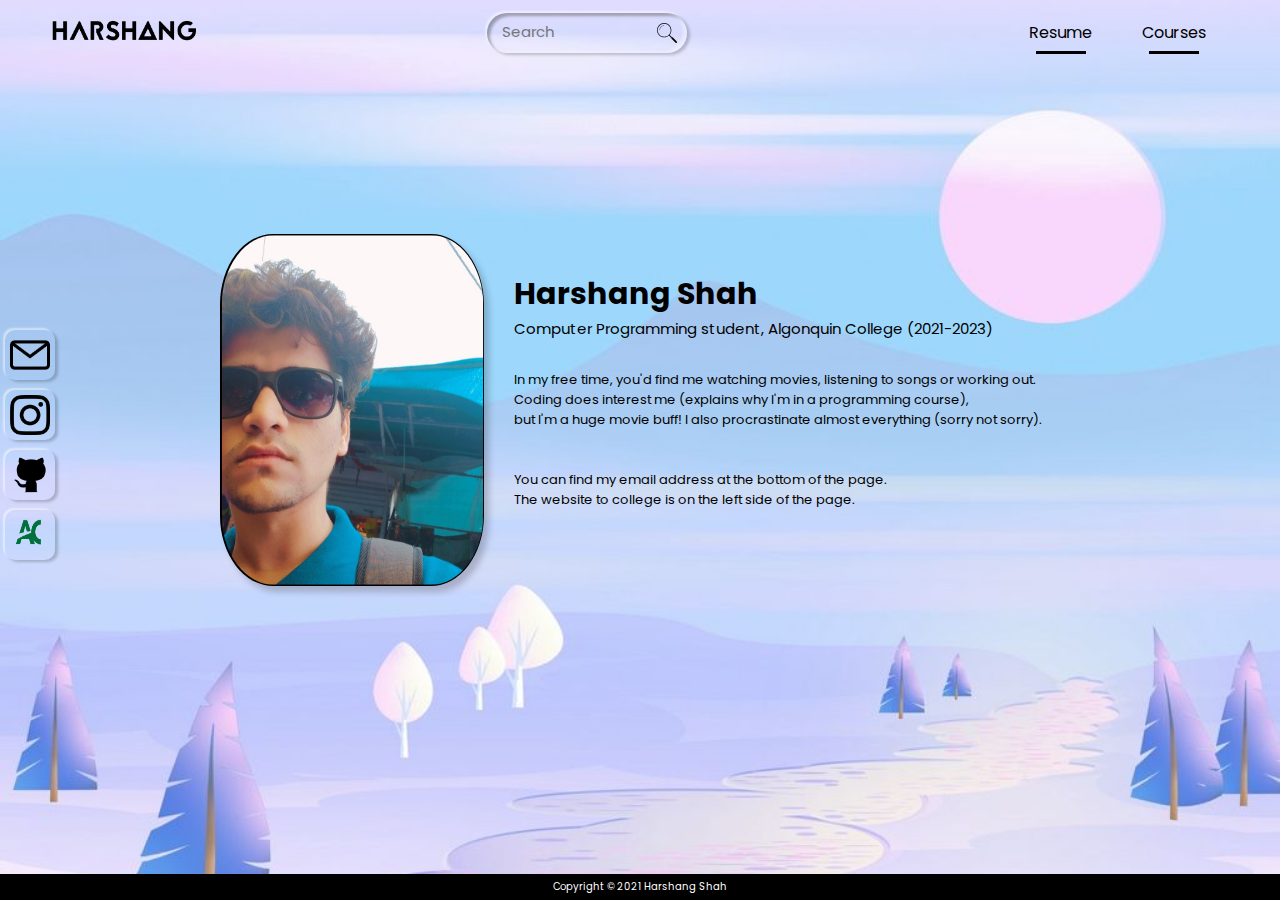
<file: index.html>
<!DOCTYPE html>
<html lang="en">
  <head>
    <meta name="viewport" content="width=device-width, initial-scale= 1.0" />
    <meta charset="UTF-8" />
    <title>Harshang Shah</title>
    <link rel="stylesheet" href="assets/css/style.css" />
    <link rel="stylesheet" href="assets/css/base.css" />
  </head>
  <body>
    <div class="container">
      <div class="background"></div>
      <nav>
        <div class="logo__container">
          <a href="/"> <img src="./assets/images/logo.png" class="logo" /></a>
        </div>
        <div class="searchbar">
          <input type="text" placeholder="Search" />
          <div class="searchbar__icon">
            <svg
              xmlns="http://www.w3.org/2000/svg"
              xmlns:xlink="http://www.w3.org/1999/xlink"
              version="1.1"
              x="0px"
              y="0px"
              viewBox="0 0 100 125"
              enable-background="new 0 0 100 100"
              xml:space="preserve"
            >
              <g>
                <path
                  d="M36.202,12.527c-12.895,0-23.384,10.492-23.384,23.388c0,0.302,0.245,0.547,0.546,0.547c0.302,0,0.547-0.245,0.547-0.547   c0-12.293,10-22.295,22.291-22.295c0.302,0,0.546-0.245,0.546-0.547C36.749,12.772,36.504,12.527,36.202,12.527z"
                />
                <path
                  d="M98.82,92.337L79.354,72.872c-1.142-1.143-2.754-1.503-4.211-1.117L63.547,60.158c-0.211-0.212-0.456-0.371-0.717-0.478   c5.647-6.318,9.09-14.648,9.09-23.769c0-19.693-16.023-35.714-35.718-35.714c-19.692,0-35.711,16.021-35.711,35.714   c0,19.692,16.02,35.713,35.711,35.713c9.124,0,17.455-3.443,23.775-9.092c0.106,0.261,0.266,0.505,0.478,0.717l11.598,11.597   c-0.384,1.456-0.023,3.067,1.118,4.209l19.465,19.466c0.854,0.854,1.974,1.281,3.092,1.281c1.12,0,2.24-0.427,3.093-1.281   C100.528,96.814,100.528,94.045,98.82,92.337z M36.202,68.345c-17.883,0-32.432-14.55-32.432-32.433   c0-17.884,14.549-32.434,32.432-32.434c17.886,0,32.438,14.55,32.438,32.434C68.64,53.795,54.088,68.345,36.202,68.345z"
                />
              </g>
            </svg>
          </div>
        </div>
        <ul>
          <li><a href="./assets/html/resume.html">Resume</a></li>
          <li><a href="./assets/html/courses.html">Courses</a></li>
        </ul>
      </nav>
      <div class="sidebar">
        <div class="icons">
          <a href="mailto:harshang.shah1981@gmail.com" target="_blank">
            <img src="../assets/images/email.png"
          /></a>
          <a href="https://instagram.com/hooshietooshie1" target="_blank">
            <img src="../assets/images/instagram.png" />
          </a>
          <a href="https://github.com/hooshietooshie" target="_blank">
            <img src="../assets/images/github.png" />
          </a>
          <a href="https://www.algonquincollege.com/" target="_blank">
            <img src="../assets/images/college_logo.png" class="college" />
          </a>
        </div>
      </div>

      <div class="info">
        <div class="info__image--container">
          <img class="info__image" src="assets/images/photo.png" />
        </div>
        <div class="info__text">
          <h1 class="info__text--heading">Harshang Shah</h1>
          <p class="info__text--edu">
            Computer Programming student, Algonquin College (2021-2023)
          </p>
          <p class="info__text--hobbies">
            In my free time, you'd find me watching movies, listening to songs
            or working out. <br />Coding does interest me (explains why I'm in a
            programming course), <br />but I'm a huge movie buff! I also
            procrastinate almost everything (sorry not sorry).
            <br />
            <br />
            <br />You can find my email address at the bottom of the page.<br />The
            website to college is on the left side of the page.
          </p>
        </div>
      </div>
      <p class="footer">Copyright © 2021 Harshang Shah</p>
    </div>
  </body>
</html>
</file>
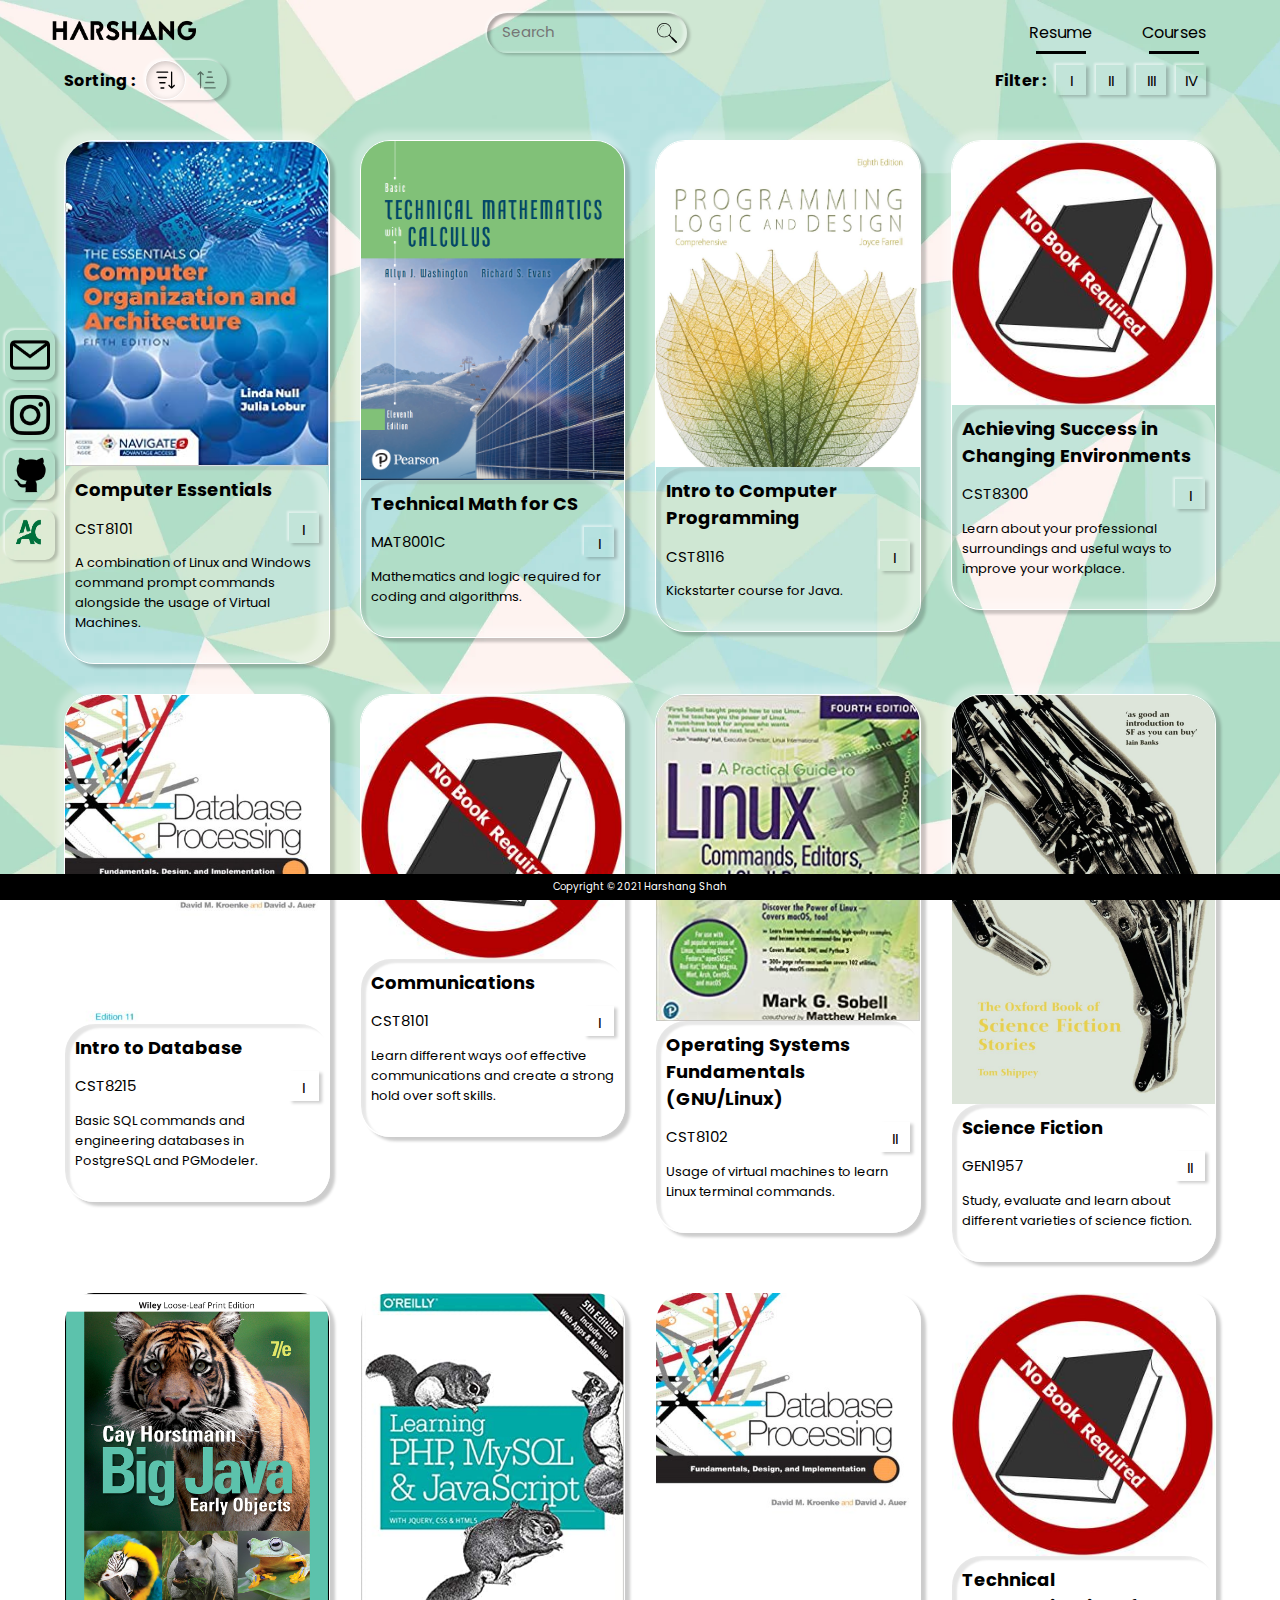
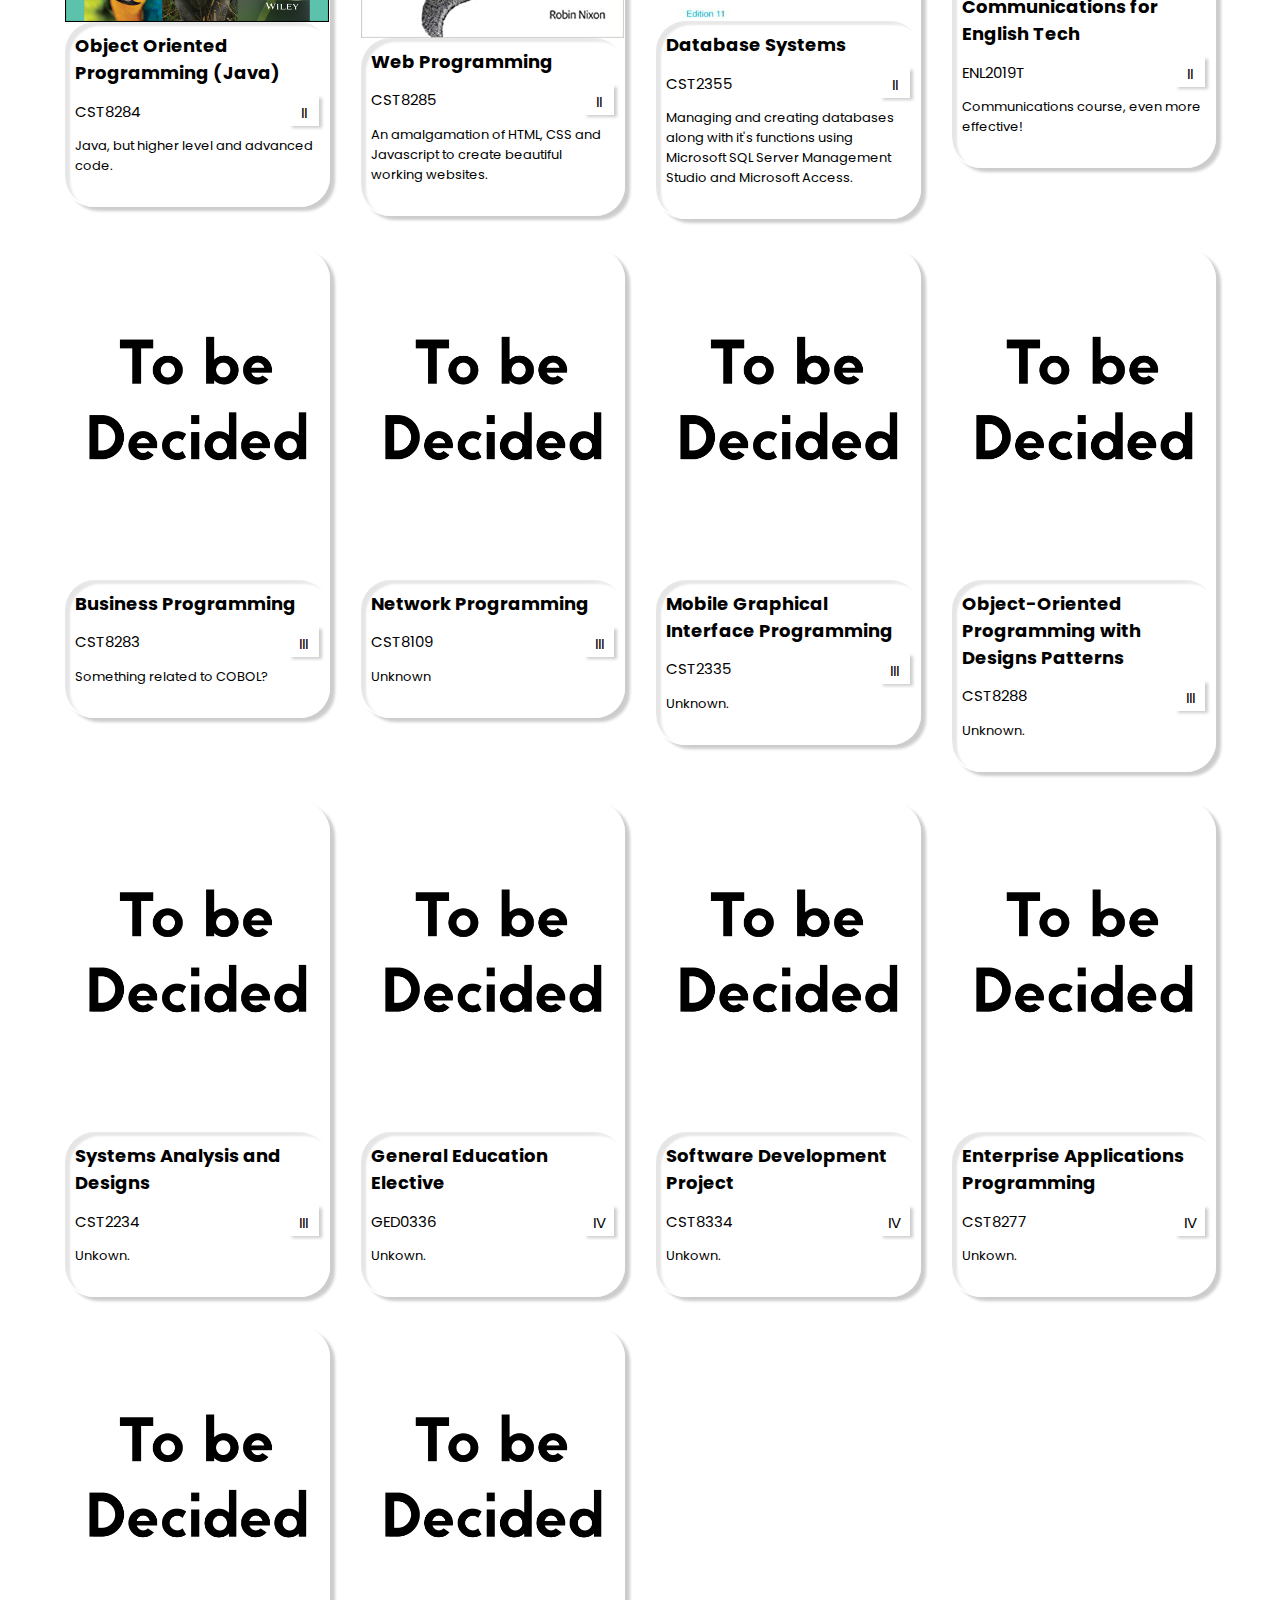
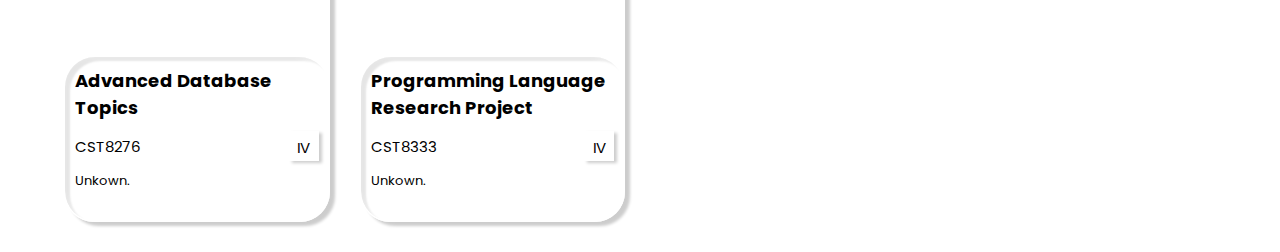
<file: assets/html/courses.html>
<!DOCTYPE html>
<html lang="en">
  <head>
    <meta name="viewport" content="width=device-width, initial-scale= 1.0" />
    <meta charset="UTF-8" />
    <title>Courses</title>
    <link rel="stylesheet" href="../css/courses.css" />
    <link rel="stylesheet" href="../css/base.css" />
  </head>
  <body>
    <div class="container">
      <div class="background"></div>
      <nav>
        <div class="logo__container">
          <a href="/"> <img src="../images/logo.png" class="logo" /></a>
        </div>
        <div class="searchbar">
          <input type="text" placeholder="Search" />
          <div class="searchbar__icon">
            <svg
              xmlns="http://www.w3.org/2000/svg"
              xmlns:xlink="http://www.w3.org/1999/xlink"
              version="1.1"
              x="0px"
              y="0px"
              viewBox="0 0 100 125"
              enable-background="new 0 0 100 100"
              xml:space="preserve"
            >
              <g>
                <path
                  d="M36.202,12.527c-12.895,0-23.384,10.492-23.384,23.388c0,0.302,0.245,0.547,0.546,0.547c0.302,0,0.547-0.245,0.547-0.547   c0-12.293,10-22.295,22.291-22.295c0.302,0,0.546-0.245,0.546-0.547C36.749,12.772,36.504,12.527,36.202,12.527z"
                />
                <path
                  d="M98.82,92.337L79.354,72.872c-1.142-1.143-2.754-1.503-4.211-1.117L63.547,60.158c-0.211-0.212-0.456-0.371-0.717-0.478   c5.647-6.318,9.09-14.648,9.09-23.769c0-19.693-16.023-35.714-35.718-35.714c-19.692,0-35.711,16.021-35.711,35.714   c0,19.692,16.02,35.713,35.711,35.713c9.124,0,17.455-3.443,23.775-9.092c0.106,0.261,0.266,0.505,0.478,0.717l11.598,11.597   c-0.384,1.456-0.023,3.067,1.118,4.209l19.465,19.466c0.854,0.854,1.974,1.281,3.092,1.281c1.12,0,2.24-0.427,3.093-1.281   C100.528,96.814,100.528,94.045,98.82,92.337z M36.202,68.345c-17.883,0-32.432-14.55-32.432-32.433   c0-17.884,14.549-32.434,32.432-32.434c17.886,0,32.438,14.55,32.438,32.434C68.64,53.795,54.088,68.345,36.202,68.345z"
                />
              </g>
            </svg>
          </div>
        </div>
        <ul>
          <li><a href="./resume.html">Resume</a></li>
          <li><a href="./courses.html" class="current--page">Courses</a></li>
        </ul>
      </nav>
      <div class="sidebar">
        <div class="icons">
          <a href="mailto:harshang.shah1981@gmail.com" target="_blank">
            <img src="../images/email.png"
          /></a>
          <a href="https://instagram.com/hooshietooshie1" target="_blank">
            <img src="../images/instagram.png" />
          </a>
          <a href="https://github.com/hooshietooshie" target="_blank">
            <img src="../images/github.png" />
          </a>
          <a href="https://www.algonquincollege.com/" target="_blank">
            <img src="../images/college_logo.png" class="college" />
          </a>
        </div>
      </div>
      <div class="secondary__nav">
        <div class="sorting__container">
          <h3>Sorting :</h3>
          <div class="sorting__toggle">
            <input type="radio" name="sorting" id="down" checked />
            <label for="down">
              <div class="lower selected">
                <svg
                  version="1.1"
                  id="Layer_1"
                  xmlns="http://www.w3.org/2000/svg"
                  xmlns:xlink="http://www.w3.org/1999/xlink"
                  x="0px"
                  y="0px"
                  viewBox="0 0 10.88 10.21"
                  style="enable-background: new 0 0 10.88 10.21"
                  xml:space="preserve"
                >
                  <style type="text/css">
                    .st0 {
                      fill: #231f20;
                    }
                  </style>
                  <path
                    class="st0"
                    d="M6.59,1.04H0.56c-0.22,0-0.4-0.18-0.4-0.4v0c0-0.22,0.18-0.4,0.4-0.4h6.03c0.22,0,0.4,0.18,0.4,0.4v0
	C6.99,0.86,6.81,1.04,6.59,1.04z"
                  />
                  <path
                    class="st0"
                    d="M5.83,4.13H1.36c-0.22,0-0.4-0.18-0.4-0.4V3.59c0-0.22,0.18-0.4,0.4-0.4l4.47,0c0.22,0,0.4,0.18,0.4,0.4v0.14
	C6.23,3.95,6.05,4.13,5.83,4.13z"
                  />
                  <path
                    class="st0"
                    d="M5.08,7.09H2.17c-0.22,0-0.4-0.18-0.4-0.4v0c0-0.22,0.18-0.4,0.4-0.4h2.91c0.22,0,0.4,0.18,0.4,0.4v0
	C5.48,6.91,5.3,7.09,5.08,7.09z"
                  />
                  <path
                    class="st0"
                    d="M4.41,10.08H2.84c-0.22,0-0.4-0.18-0.4-0.4v0c0-0.22,0.18-0.4,0.4-0.4h1.57c0.22,0,0.4,0.18,0.4,0.4v0
	C4.81,9.9,4.63,10.08,4.41,10.08z"
                  />
                  <path
                    class="st0"
                    d="M8.5,8.77V0.57c0,0,0.3-0.56,0.72,0v8.19l0.87-0.87c0,0,0.85-0.31,0.55,0.55L9.13,9.97c0,0-0.35,0.2-0.49,0
	L7.03,8.36c0,0-0.17-0.71,0.49-0.49L8.5,8.77z"
                  />
                </svg>
              </div>
            </label>

            <input type="radio" name="sorting" id="up" />
            <label for="up">
              <div class="upper">
                <svg
                  version="1.1"
                  id="Layer_1"
                  xmlns="http://www.w3.org/2000/svg"
                  xmlns:xlink="http://www.w3.org/1999/xlink"
                  x="0px"
                  y="0px"
                  viewBox="0 0 10.88 10.21"
                  style="enable-background: new 0 0 10.88 10.21"
                  xml:space="preserve"
                >
                  <style type="text/css">
                    .st0 {
                      fill: #231f20;
                    }
                  </style>
                  <path
                    class="st0"
                    d="M6.59,1.04H0.56c-0.22,0-0.4-0.18-0.4-0.4v0c0-0.22,0.18-0.4,0.4-0.4h6.03c0.22,0,0.4,0.18,0.4,0.4v0
	C6.99,0.86,6.81,1.04,6.59,1.04z"
                  />
                  <path
                    class="st0"
                    d="M5.83,4.13H1.36c-0.22,0-0.4-0.18-0.4-0.4V3.59c0-0.22,0.18-0.4,0.4-0.4l4.47,0c0.22,0,0.4,0.18,0.4,0.4v0.14
	C6.23,3.95,6.05,4.13,5.83,4.13z"
                  />
                  <path
                    class="st0"
                    d="M5.08,7.09H2.17c-0.22,0-0.4-0.18-0.4-0.4v0c0-0.22,0.18-0.4,0.4-0.4h2.91c0.22,0,0.4,0.18,0.4,0.4v0
	C5.48,6.91,5.3,7.09,5.08,7.09z"
                  />
                  <path
                    class="st0"
                    d="M4.41,10.08H2.84c-0.22,0-0.4-0.18-0.4-0.4v0c0-0.22,0.18-0.4,0.4-0.4h1.57c0.22,0,0.4,0.18,0.4,0.4v0
	C4.81,9.9,4.63,10.08,4.41,10.08z"
                  />
                  <path
                    class="st0"
                    d="M8.5,8.77V0.57c0,0,0.3-0.56,0.72,0v8.19l0.87-0.87c0,0,0.85-0.31,0.55,0.55L9.13,9.97c0,0-0.35,0.2-0.49,0
	L7.03,8.36c0,0-0.17-0.71,0.49-0.49L8.5,8.77z"
                  />
                </svg>
              </div>
            </label>
          </div>
        </div>
        <div class="filter__container">
          <h3>Filter :</h3>
          <div class="filter__btns">
            <div class="filter">
              <input
                type="checkbox"
                name="filter"
                id="lvl1"
                class="filter__label"
              />
              <label for="lvl1">
                <div class="level">I</div>
              </label>
            </div>
            <div class="filter">
              <input
                type="checkbox"
                name="filter"
                id="lvl2"
                class="filter__label"
              />
              <label for="lvl2">
                <div class="level">II</div>
              </label>
            </div>
            <div class="filter">
              <input
                type="checkbox"
                name="filter"
                id="lvl3"
                class="filter__label"
              />
              <label for="lvl3">
                <div class="level">III</div>
              </label>
            </div>
            <div class="filter">
              <input
                type="checkbox"
                name="filter"
                id="lvl4"
                class="filter__label"
              />
              <label for="lvl4">
                <div class="level">IV</div>
              </label>
            </div>
          </div>
        </div>
      </div>

      <div class="card__container">
        <div class="card">
          <div class="card__image">
            <img src="./../images/CST8101.jpg" />
          </div>
          <div class="card__content">
            <h4 class="card__name">Computer Essentials</h4>
            <div class="card__course--info">
              <h3 class="card__course--id">CST8101</h3>
              <span class="card__course--level">I</span>
            </div>
            <p class="card__desc">
              A combination of Linux and Windows command prompt commands
              alongside the usage of Virtual Machines.
            </p>
          </div>
        </div>
        <div class="card">
          <div class="card__image">
            <img src="./../images/tech_math.png" />
          </div>
          <div class="card__content">
            <h4 class="card__name">Technical Math for CS</h4>
            <div class="card__course--info">
              <h3 class="card__course--id">MAT8001C</h3>
              <span class="card__course--level">I</span>
            </div>
            <p class="card__desc">
              Mathematics and logic required for coding and algorithms.
            </p>
          </div>
        </div>

        <div class="card">
          <div class="card__image">
            <img src="./../images/CST8116.png" />
          </div>
          <div class="card__content">
            <h4 class="card__name">Intro to Computer Programming</h4>
            <div class="card__course--info">
              <h3 class="card__course--id">CST8116</h3>
              <span class="card__course--level">I</span>
            </div>
            <p class="card__desc">Kickstarter course for Java.</p>
          </div>
        </div>
        <div class="card">
          <div class="card__image">
            <img src="./../images/none.jpg" />
          </div>
          <div class="card__content">
            <h4 class="card__name">
              Achieving Success in Changing Environments
            </h4>
            <div class="card__course--info">
              <h3 class="card__course--id">CST8300</h3>
              <span class="card__course--level">I</span>
            </div>
            <p class="card__desc">
              Learn about your professional surroundings and useful ways to
              improve your workplace.
            </p>
          </div>
        </div>
        <div class="card">
          <div class="card__image">
            <img src="./../images/CST2355.jpg" />
          </div>
          <div class="card__content">
            <h4 class="card__name">Intro to Database</h4>
            <div class="card__course--info">
              <h3 class="card__course--id">CST8215</h3>
              <span class="card__course--level">I</span>
            </div>
            <p class="card__desc">
              Basic SQL commands and engineering databases in PostgreSQL and
              PGModeler.
            </p>
          </div>
        </div>
        <div class="card">
          <div class="card__image">
            <img src="./../images/none.jpg" />
          </div>
          <div class="card__content">
            <h4 class="card__name">Communications</h4>
            <div class="card__course--info">
              <h3 class="card__course--id">CST8101</h3>
              <span class="card__course--level">I</span>
            </div>
            <p class="card__desc">
              Learn different ways oof effective communications and create a
              strong hold over soft skills.
            </p>
          </div>
        </div>
        <div class="card">
          <div class="card__image">
            <img src="./../images/CST8102.jpg" />
          </div>
          <div class="card__content">
            <h4 class="card__name">
              Operating Systems Fundamentals (GNU/Linux)
            </h4>
            <div class="card__course--info">
              <h3 class="card__course--id">CST8102</h3>
              <span class="card__course--level">II</span>
            </div>
            <p class="card__desc">
              Usage of virtual machines to learn Linux terminal commands.
            </p>
          </div>
        </div>
        <div class="card">
          <div class="card__image">
            <img src="./../images/GEN1957.jpg" />
          </div>
          <div class="card__content">
            <h4 class="card__name">Science Fiction</h4>
            <div class="card__course--info">
              <h3 class="card__course--id">GEN1957</h3>
              <span class="card__course--level">II</span>
            </div>
            <p class="card__desc">
              Study, evaluate and learn about different varieties of science
              fiction.
            </p>
          </div>
        </div>
        <div class="card">
          <div class="card__image">
            <img src="./../images/CST8284.jpg" />
          </div>
          <div class="card__content">
            <h4 class="card__name">Object Oriented Programming (Java)</h4>
            <div class="card__course--info">
              <h3 class="card__course--id">CST8284</h3>
              <span class="card__course--level">II</span>
            </div>
            <p class="card__desc">Java, but higher level and advanced code.</p>
          </div>
        </div>
        <div class="card">
          <div class="card__image">
            <img src="./../images/CST8285.jpg" />
          </div>
          <div class="card__content">
            <h4 class="card__name">Web Programming</h4>
            <div class="card__course--info">
              <h3 class="card__course--id">CST8285</h3>
              <span class="card__course--level">II</span>
            </div>
            <p class="card__desc">
              An amalgamation of HTML, CSS and Javascript to create beautiful
              working websites.
            </p>
          </div>
        </div>

        <div class="card">
          <div class="card__image">
            <img src="./../images/CST2355.jpg" />
          </div>
          <div class="card__content">
            <h4 class="card__name">Database Systems</h4>
            <div class="card__course--info">
              <h3 class="card__course--id">CST2355</h3>
              <span class="card__course--level">II</span>
            </div>
            <p class="card__desc">
              Managing and creating databases along with it's functions using
              Microsoft SQL Server Management Studio and Microsoft Access.
            </p>
          </div>
        </div>
        <div class="card">
          <div class="card__image">
            <img src="./../images/none.jpg" />
          </div>
          <div class="card__content">
            <h4 class="card__name">
              Technical Communications for English Tech
            </h4>
            <div class="card__course--info">
              <h3 class="card__course--id">ENL2019T</h3>
              <span class="card__course--level">II</span>
            </div>
            <p class="card__desc">
              Communications course, even more effective!
            </p>
          </div>
        </div>
        <div class="card">
          <div class="card__image">
            <img src="./../images/tbd.png" />
          </div>
          <div class="card__content">
            <h4 class="card__name">Business Programming</h4>
            <div class="card__course--info">
              <h3 class="card__course--id">CST8283</h3>
              <span class="card__course--level">III</span>
            </div>
            <p class="card__desc">Something related to COBOL?</p>
          </div>
        </div>
        <div class="card">
          <div class="card__image">
            <img src="./../images/tbd.png" />
          </div>
          <div class="card__content">
            <h4 class="card__name">Network Programming</h4>
            <div class="card__course--info">
              <h3 class="card__course--id">CST8109</h3>
              <span class="card__course--level">III</span>
            </div>
            <p class="card__desc">Unknown</p>
          </div>
        </div>
        <div class="card">
          <div class="card__image">
            <img src="./../images/tbd.png" />
          </div>
          <div class="card__content">
            <h4 class="card__name">Mobile Graphical Interface Programming</h4>
            <div class="card__course--info">
              <h3 class="card__course--id">CST2335</h3>
              <span class="card__course--level">III</span>
            </div>
            <p class="card__desc">Unknown.</p>
          </div>
        </div>
        <div class="card">
          <div class="card__image">
            <img src="./../images/tbd.png" />
          </div>
          <div class="card__content">
            <h4 class="card__name">
              Object-Oriented Programming with Designs Patterns
            </h4>
            <div class="card__course--info">
              <h3 class="card__course--id">CST8288</h3>
              <span class="card__course--level">III</span>
            </div>
            <p class="card__desc">Unknown.</p>
          </div>
        </div>

        <div class="card">
          <div class="card__image">
            <img src="./../images/tbd.png" />
          </div>
          <div class="card__content">
            <h4 class="card__name">Systems Analysis and Designs</h4>
            <div class="card__course--info">
              <h3 class="card__course--id">CST2234</h3>
              <span class="card__course--level">III</span>
            </div>
            <p class="card__desc">Unkown.</p>
          </div>
        </div>
        <div class="card">
          <div class="card__image">
            <img src="./../images/tbd.png" />
          </div>
          <div class="card__content">
            <h4 class="card__name">General Education Elective</h4>
            <div class="card__course--info">
              <h3 class="card__course--id">GED0336</h3>
              <span class="card__course--level">IV</span>
            </div>
            <p class="card__desc">Unkown.</p>
          </div>
        </div>
        <div class="card">
          <div class="card__image">
            <img src="./../images/tbd.png" />
          </div>
          <div class="card__content">
            <h4 class="card__name">Software Development Project</h4>
            <div class="card__course--info">
              <h3 class="card__course--id">CST8334</h3>
              <span class="card__course--level">IV</span>
            </div>
            <p class="card__desc">Unkown.</p>
          </div>
        </div>
        <div class="card">
          <div class="card__image">
            <img src="./../images/tbd.png" />
          </div>
          <div class="card__content">
            <h4 class="card__name">Enterprise Applications Programming</h4>
            <div class="card__course--info">
              <h3 class="card__course--id">CST8277</h3>
              <span class="card__course--level">IV</span>
            </div>
            <p class="card__desc">Unkown.</p>
          </div>
        </div>
        <div class="card">
          <div class="card__image">
            <img src="./../images/tbd.png" />
          </div>
          <div class="card__content">
            <h4 class="card__name">Advanced Database Topics</h4>
            <div class="card__course--info">
              <h3 class="card__course--id">CST8276</h3>
              <span class="card__course--level">IV</span>
            </div>
            <p class="card__desc">Unkown.</p>
          </div>
        </div>
        <div class="card">
          <div class="card__image">
            <img src="./../images/tbd.png" />
          </div>
          <div class="card__content">
            <h4 class="card__name">Programming Language Research Project</h4>
            <div class="card__course--info">
              <h3 class="card__course--id">CST8333</h3>
              <span class="card__course--level">IV</span>
            </div>
            <p class="card__desc">Unkown.</p>
          </div>
        </div>
      </div>
      <p class="footer">Copyright © 2021 Harshang Shah</p>
    </div>
  </body>
</html>
</file>
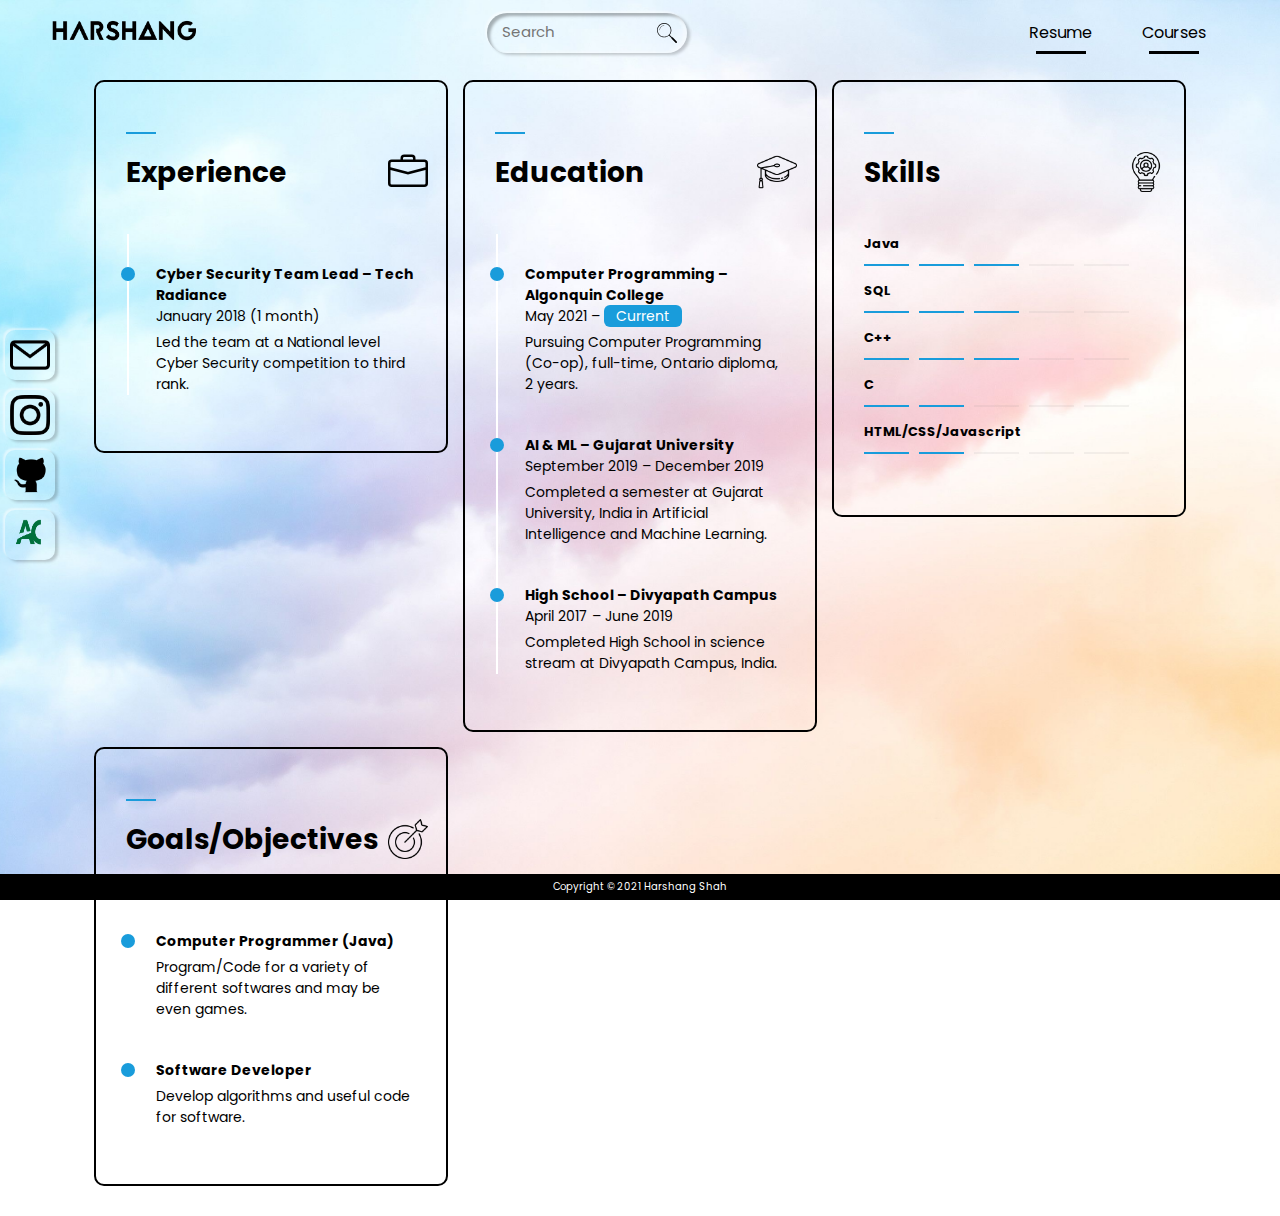
<file: assets/html/resume.html>
<!DOCTYPE html>
<html lang="en">
  <head>
    <meta charset="UTF-8" />
    <meta
      name="viewport"
      content="width=device-width, user-scalable=no, initial-scale=1.0, maximum-scale=1.0, minimum-scale=1.0"
    />
    <meta http-equiv="X-UA-Compatible" content="ie=edge" />
    <link rel="stylesheet" href="../css/resume.css" />
    <link rel="stylesheet" href="../css/base.css" />
    <link rel="preconnect" href="https://fonts.googleapis.com" />
    <link rel="preconnect" href="https://fonts.gstatic.com" crossorigin />
    <link
      href="https://fonts.googleapis.com/css2?family=Open+Sans&display=swap"
      rel="stylesheet"
    />
    <title>Resume</title>
  </head>
  <body>
    <div class="container">
      <div class="background"></div>
      <nav>
        <div class="logo__container">
          <a href="/"> <img src="../images/logo.png" class="logo" /></a>
        </div>
        <div class="searchbar">
          <input type="text" placeholder="Search" />
          <div class="searchbar__icon">
            <svg
              xmlns="http://www.w3.org/2000/svg"
              xmlns:xlink="http://www.w3.org/1999/xlink"
              version="1.1"
              x="0px"
              y="0px"
              viewBox="0 0 100 125"
              enable-background="new 0 0 100 100"
              xml:space="preserve"
            >
              <g>
                <path
                  d="M36.202,12.527c-12.895,0-23.384,10.492-23.384,23.388c0,0.302,0.245,0.547,0.546,0.547c0.302,0,0.547-0.245,0.547-0.547   c0-12.293,10-22.295,22.291-22.295c0.302,0,0.546-0.245,0.546-0.547C36.749,12.772,36.504,12.527,36.202,12.527z"
                />
                <path
                  d="M98.82,92.337L79.354,72.872c-1.142-1.143-2.754-1.503-4.211-1.117L63.547,60.158c-0.211-0.212-0.456-0.371-0.717-0.478   c5.647-6.318,9.09-14.648,9.09-23.769c0-19.693-16.023-35.714-35.718-35.714c-19.692,0-35.711,16.021-35.711,35.714   c0,19.692,16.02,35.713,35.711,35.713c9.124,0,17.455-3.443,23.775-9.092c0.106,0.261,0.266,0.505,0.478,0.717l11.598,11.597   c-0.384,1.456-0.023,3.067,1.118,4.209l19.465,19.466c0.854,0.854,1.974,1.281,3.092,1.281c1.12,0,2.24-0.427,3.093-1.281   C100.528,96.814,100.528,94.045,98.82,92.337z M36.202,68.345c-17.883,0-32.432-14.55-32.432-32.433   c0-17.884,14.549-32.434,32.432-32.434c17.886,0,32.438,14.55,32.438,32.434C68.64,53.795,54.088,68.345,36.202,68.345z"
                />
              </g>
            </svg>
          </div>
        </div>
        <ul>
          <li><a href="./resume.html">Resume</a></li>
          <li><a href="./courses.html">Courses</a></li>
        </ul>
      </nav>
      <div class="sidebar">
        <div class="icons">
          <a href="mailto:harshang.shah1981@gmail.com" target="_blank">
            <img src="../images/email.png"
          /></a>
          <a href="https://instagram.com/hooshietooshie1" target="_blank">
            <img src="../images/instagram.png" />
          </a>
          <a href="https://github.com/hooshietooshie" target="_blank">
            <img src="../images/github.png" />
          </a>
          <a href="https://www.algonquincollege.com/" target="_blank">
            <img src="../images/college_logo.png" class="college" />
          </a>
        </div>
      </div>
      <div class="card__container">
        <div class="card">
          <div class="card__header">
            <h3 class="card__header--text">Experience</h3>
            <span class="card__header--icon">
              <svg
                xmlns="http://www.w3.org/2000/svg"
                fill="currentColor"
                class="bi bi-briefcase"
                viewBox="0 0 16 16"
              >
                <path
                  d="M6.5 1A1.5 1.5 0 0 0 5 2.5V3H1.5A1.5 1.5 0 0 0 0 4.5v8A1.5 1.5 0 0 0 1.5 14h13a1.5 1.5 0 0 0 1.5-1.5v-8A1.5 1.5 0 0 0 14.5 3H11v-.5A1.5 1.5 0 0 0 9.5 1h-3zm0 1h3a.5.5 0 0 1 .5.5V3H6v-.5a.5.5 0 0 1 .5-.5zm1.886 6.914L15 7.151V12.5a.5.5 0 0 1-.5.5h-13a.5.5 0 0 1-.5-.5V7.15l6.614 1.764a1.5 1.5 0 0 0 .772 0zM1.5 4h13a.5.5 0 0 1 .5.5v1.616L8.129 7.948a.5.5 0 0 1-.258 0L1 6.116V4.5a.5.5 0 0 1 .5-.5z"
                /></svg
            ></span>
          </div>
          <div class="card__timeline">
            <div class="card__ele">
              <div class="card__ele--header">
                <h1 class="card__ele--heading">
                  Cyber Security Team Lead – Tech Radiance
                </h1>
                <p class="card__ele--time">January 2018 (1 month)</p>
              </div>

              <p class="card__ele--desc">
                Led the team at a National level Cyber Security competition to
                third rank.
              </p>
            </div>
          </div>
        </div>

        <div class="card">
          <div class="card__header">
            <h3 class="card__header--text">Education</h3>
            <span class="card__header--icon">
              <img src="../images/education.png" />
            </span>
          </div>
          <div class="card__timeline">
            <div class="card__ele">
              <div class="card__ele--header">
                <h1 class="card__ele--heading">
                  Computer Programming – Algonquin College
                </h1>
                <p class="card__ele--time">
                  May 2021 – <span class="tag">Current</span>
                </p>
              </div>

              <p class="card__ele--desc">
                Pursuing Computer Programming (Co-op), full-time, Ontario
                diploma, 2 years.
              </p>
            </div>
            <div class="card__ele">
              <div class="card__ele--header">
                <h1 class="card__ele--heading">AI & ML – Gujarat University</h1>
                <p class="card__ele--time">September 2019 – December 2019</p>
              </div>

              <p class="card__ele--desc">
                Completed a semester at Gujarat University, India in Artificial
                Intelligence and Machine Learning.
              </p>
            </div>
            <div class="card__ele">
              <div class="card__ele--header">
                <h1 class="card__ele--heading">
                  High School – Divyapath Campus
                </h1>
                <p class="card__ele--time">April 2017 – June 2019</p>
              </div>

              <p class="card__ele--desc">
                Completed High School in science stream at Divyapath Campus,
                India.
              </p>
            </div>
          </div>
        </div>
        <div class="card">
          <div class="card__header">
            <h3 class="card__header--text">Skills</h3>
            <span class="card__header--icon">
              <img src="../images/skill.png" />
            </span>
          </div>
          <div class="card__skills--container">
            <div class="card__skills">
              <h3 class="card__skills--heading">Java</h3>
              <div class="card__skills--level">
                <span></span>
                <span></span>
                <span></span>
                <span class="transparent"></span>
                <span class="transparent"></span>
              </div>
            </div>
            <div class="card__skills">
              <h3 class="card__skills--heading">SQL</h3>
              <div class="card__skills--level">
                <span></span>
                <span></span>
                <span></span>
                <span class="transparent"></span>
                <span class="transparent"></span>
              </div>
            </div>
            <div class="card__skills">
              <h3 class="card__skills--heading">C++</h3>
              <div class="card__skills--level">
                <span></span>
                <span></span>
                <span></span>
                <span class="transparent"></span>
                <span class="transparent"></span>
              </div>
            </div>
            <div class="card__skills">
              <h3 class="card__skills--heading">C</h3>
              <div class="card__skills--level">
                <span></span>
                <span></span>
                <span class="transparent"></span>
                <span class="transparent"></span>
                <span class="transparent"></span>
              </div>
            </div>
            <div class="card__skills">
              <h3 class="card__skills--heading">HTML/CSS/Javascript</h3>
              <div class="card__skills--level">
                <span></span>
                <span></span>
                <span class="transparent"></span>
                <span class="transparent"></span>
                <span class="transparent"></span>
              </div>
            </div>
          </div>
        </div>
        <div class="card">
          <div class="card__header">
            <h3 class="card__header--text">Goals/Objectives</h3>
            <span class="card__header--icon">
              <img src="../images/goals.png" />
            </span>
          </div>
          <div class="card__timeline">
            <div class="card__ele">
              <div class="card__ele--header">
                <h1 class="card__ele--heading">Computer Programmer (Java)</h1>
                <!--                            <p class="card__ele&#45;&#45;time">January 2018 (1 month)</p>-->
              </div>

              <p class="card__ele--desc">
                Program/Code for a variety of different softwares and may be
                even games.
              </p>
            </div>
            <div class="card__ele">
              <div class="card__ele--header">
                <h1 class="card__ele--heading">Software Developer</h1>
              </div>

              <p class="card__ele--desc">
                Develop algorithms and useful code for software.
              </p>
            </div>
          </div>
        </div>
      </div>
      <p class="footer">Copyright © 2021 Harshang Shah</p>
    </div>
  </body>
</html>
</file>
<file: assets/css/style.css>
.background {
  background: url("../images/2582050.jpg") center;
  position: absolute;
  top: 0;
  left: 0;
  height: 100%;
  width: 100%;
  background-size: cover;
  z-index: -1;
}

.text-box {
  color: var(--color-primary);
  position: absolute;
  bottom: 8%;
}

.info {
  display: flex;
  height: 80vh;
  align-items: center;

  justify-content: center;
}

.info__text {
  width: 50%;
  display: flex;
  flex-direction: column;
  justify-content: space-around;
}

.info__text--heading {
  font-size: 3rem;
}

.info__text--edu {
  font-size: 1.5rem;
  margin-bottom: 3rem;
}

.info__text--hobbies {
  font-size: 1.3rem;
  margin-bottom: 4rem;
}

.info__image {
  height: auto;
  cursor: pointer;
  width: 100%;
  transform: scale(1.01);
  border-radius: 20%;
}

.info__image--container {
  max-width: 23%;
  padding: 0;
  margin: 3rem;
  display: flex;
  justify-content: center;
  border-radius: 20%;
  border: 3px solid var(--color-primary);
  box-shadow: 5px 6px 6px 0px rgba(0, 0, 0, 0.2);
  transition: all 0.2s;
}

.info__image--container:hover {
  box-shadow: 1px 4px 3px rgba(0, 0, 0, 0.2);
  transform: translateY(-3px) scale(1.1);
  padding: 2rem;
}
</file>
<file: assets/css/base.css>
@import url("https://fonts.googleapis.com/css2?family=Poppins:wght@500&display=swap");
/*
Base Styles
*/
* {
  font-size: 10px;
  margin: 0;
  padding: 0;
  box-sizing: border-box;
  font-family: "Poppins", sans-serif;
}

:root {
  --background-color: #fff;
  --color-primary: #000;
}

nav {
  display: flex;
  width: 100%;
  align-items: center;
  flex-wrap: wrap;
  padding: 5px 0;
  justify-content: space-between;
  height: 5rem;
}

.container {
  width: 100%;
  min-height: 100vh;
  height: 100%;
  overflow: hidden;
  padding: 0 5%;
  position: relative;
}

.logo__container {
  height: 100%;
  align-items: center;
  display: flex;
}

.logo {
  width: 120px;
  cursor: pointer;
  filter: invert(1);
  transform: scale(1.2);
  transition: filter 0.2s cubic-bezier(0, 0.84, 1, 1), transform 0.2s ease;
  /*color: transparent;
    -webkit-text-stroke: 1px #FFF;
    background: url("../images/back.png");
    -webkit-background-clip: text;
    background-position: 0 0;
    animation: back 20s linear infinite;*/
}
.logo:hover {
  filter: invert(0);
  transform: translateY(-3px) scale(1.2);
}
/*@keyframes back{
    100%{
        background-position: 2000px 0;
    }

}*/

/* Side Links */
nav ul {
  display: flex;

  align-items: center;
  justify-content: space-evenly;
}

nav ul li {
  display: inline-block;
  list-style: none;
  margin: 10px 0 10px 30px;
  transition: all 0.3s ease-in;
  padding: 0.5rem;
}

nav ul li:hover {
  box-shadow: 3px 2px 3px rgba(0, 0, 0, 0.2),
    -2px -2px 2px rgba(255, 255, 255, 0.5);
}

nav ul li a {
  color: var(--color-primary);
  text-decoration: none;
  position: relative;
  font-size: 1.6rem;
  padding: 0.5rem;
}

nav ul li a::after {
  content: "";
  width: 50px;
  height: 3px;
  position: absolute;
  bottom: -5px;
  left: 50%;
  transform: translateX(-50%);
  background: var(--color-primary);
  transition: width 0.3s;
}

nav ul li a:hover::after {
  width: 50%;
}
/* Search Bar */
.searchbar {
  height: 4rem;
  display: flex;
  max-width: 20rem;
  width: 100%;
  border-radius: 20px;
  overflow: hidden;
  padding: 1rem 1rem 0.5rem 1.5rem;
  align-items: center;
  transition: max-width 0.3s ease;
  box-shadow: 3px 2px 3px rgba(0, 0, 0, 0.2),
    -2px -2px 2px rgba(255, 255, 255, 0.5),
    inset -4px -1px 3px rgba(255, 255, 255, 0.4),
    inset 3px 3px 3px rgba(0, 0, 0, 0.3);
}
.searchbar:focus-within {
  max-width: 40rem;
}
.searchbar input {
  height: 100%;
  font-size: 1.5rem;
  margin-right: 0.5rem;
  border: none;
  width: 100%;
  background: transparent;
  padding-bottom: 0.8rem;
}

.searchbar input:focus-visible {
  outline: none;
}

.searchbar__icon {
  width: 2rem;
  cursor: pointer;
}
.searchbar__icon,
.searchbar__icon svg {
  height: 100%;
}

/*
    SideBar
*/

.sidebar {
  position: fixed;
  height: 100%;
  display: flex;
  left: 0;
  top: 0;
  align-items: center;
}
.sidebar .icons {
  cursor: pointer;
  margin-left: 0.5rem;
}
.sidebar .icons img {
  display: block;
  height: 5rem;
  width: 5rem;
  padding: 0.5rem;
  box-shadow: 3px 2px 3px rgba(0, 0, 0, 0.2),
    -2px -2px 2px rgba(255, 255, 255, 0.5);
  margin-bottom: 1rem;

  border-radius: 1rem;
}
.sidebar .icons img:active {
  box-shadow: 3px 2px 3px rgba(0, 0, 0, 0.2),
    -2px -2px 2px rgba(255, 255, 255, 0.5),
    inset -4px -1px 3px rgba(255, 255, 255, 0.4),
    inset 3px 3px 3px rgba(0, 0, 0, 0.3);
}
/*
* Footer
*/
.footer {
  position: fixed;
  bottom: 0;
  background-color: #000;
  color: #fff;
  padding: 0.5rem;
  text-align: center;
  width: 100%;
  left: 0;
}
</file>
<file: assets/css/courses.css>
.background {
  background: url("../images/coursesbg.webp") center fixed;
  position: absolute;
  top: 0;
  left: 0;
  height: 100%;
  width: 100%;
  background-size: cover;
  z-index: -1;
}
/*
Secondary NavBar
*/
.secondary__nav {
  display: flex;
  justify-content: space-between;
  align-items: center;
  margin-bottom: 3rem;
}
.secondary__nav h3 {
  font-size: 1.6rem;
  width: 100%;
}
/*
Sorting
*/
.sorting__container {
  display: flex;
  justify-content: center;
  align-items: center;
}
.sorting--text {
  font-size: 2rem;
}
.sorting__toggle {
  height: 4rem;
  max-width: 13rem;
  margin: 1rem;
  width: 100%;
  border-radius: 10rem;
  box-shadow: 3px 2px 3px rgba(0, 0, 0, 0.2),
    -2px -2px 2px rgba(255, 255, 255, 0.5);
  display: flex;
}
.sorting__toggle label {
  width: 50%;
  display: flex;
  justify-content: center;
  cursor: pointer;
  padding: 1rem 1rem;
  border-radius: 10rem;
  transition: all 0.3s ease-in-out;
  border: 1px solid transparent;
}
.sorting__toggle input[type="radio"]:checked + label {
  box-shadow: inset 1px 2px 6px rgba(0, 0, 0, 0.2),
    inset -6px -8px 3px rgba(255, 255, 255, 0.3),
    2px 2px 3px rgba(255, 255, 255, 0.2);
  border: 1px solid white;
}
.sorting__toggle input[type="radio"]:checked + label div svg path {
  fill: black;
}
.sorting__toggle div {
  height: 100%;
  display: flex;
  justify-content: center;
  background: transparent;
  border: none;
}
.sorting__toggle div svg {
  height: 100%;
}
.sorting__toggle div svg path {
  transition: all 0.1s ease-in-out;
  fill: rgba(0, 0, 0, 0.5);
}
.sorting__toggle .upper {
  transform: rotate(180deg);
}
input[type="radio"],
input[type="checkbox"] {
  display: none;
}
/*
Filter
*/
.filter__container,
.filter__btns {
  display: flex;
  align-items: center;
  justify-content: center;
}
.filter__btns {
  margin-left: 1rem;
}
.filter__label:checked + label div {
  box-shadow: inset 3px 5px 6px rgba(0, 0, 0, 0.2), inset 1px 1px 5px 2px white,
    2px 2px 3px rgba(255, 255, 255, 0.2);
}
.level {
  height: 3rem;
  margin-right: 1rem;
  width: 3rem;
  font-size: 1.5rem;
  background: transparent;
  -webkit-user-select: none;
  -moz-user-select: none;
  -ms-user-select: none;
  user-select: none;
  border: none;
  display: flex;
  justify-content: center;
  align-items: center;
  box-shadow: 3px 2px 3px rgba(0, 0, 0, 0.2),
    -2px -2px 2px rgba(255, 255, 255, 0.5);
  transition: all 0.3s ease-out;
  cursor: pointer;
}
.level:active {
  box-shadow: inset 3px 5px 6px rgba(0, 0, 0, 0.2), inset 1px 1px 5px 2px white,
    2px 2px 3px rgba(255, 255, 255, 0.2);
}
.level:focus {
  border: 1px solid white;
}
/*
Card
*/
.card__container {
  display: grid;
  grid-template-columns: 1fr 1fr 1fr 1fr;
  gap: 3rem;
  margin-bottom: 3rem;
  grid-template-rows: masonry;
}
.card {
  height: max-content;
  width: 100%;
  border: 1px solid #fff;
  border-radius: 3rem;
  display: block;
  overflow: hidden;
  font-size: 1.4rem;
  box-shadow: 5px 4px 3px rgba(0, 0, 0, 0.2),
    -4px -6px 6px 3px rgba(255, 255, 255, 0.3);
  transition: all 0.3s 100ms ease-out;
  cursor: pointer;
}
.card:hover {
  transform: translateY(-1rem);
  box-shadow: 3px 8px 5px 3px rgba(0, 0, 0, 0.1),
    -6px -8px 8px 6px rgba(255, 255, 255, 0.5);
}
.card__content {
  padding: 1rem 1rem 3rem;
  border-radius: 3rem;
  box-shadow: inset -7px -4px 6px 5px rgba(255, 255, 255, 0.3),
    inset 5px 4px 2px rgba(0, 0, 0, 0.1);
}
.card__image {
  width: 100%;
  display: flex;
}
.card__image img {
  width: 100%;
}
.card__name {
  font-size: 1.8rem;
  margin-bottom: 1rem;
}
.card__course--id {
  font-size: 1.5rem;
  font-weight: normal;
}
.card__course--level {
  font-size: 1.5rem;
  font-weight: normal;
  height: 3rem;
  width: 3rem;
  text-align: center;
  padding: 0.5rem;
  box-shadow: 3px 2px 3px rgba(0, 0, 0, 0.2),
    -2px -2px 2px rgba(255, 255, 255, 0.5);
}
.card__course--info {
  display: flex;
  justify-content: space-between;
  margin-bottom: 1rem;
  align-items: center;
}

.card__desc {
  max-width: 28rem;
  font-size: 1.3rem;
}
.card__image img {
  width: 100%;
}
</file>
<file: assets/css/resume.css>
.background {
  background: url("../images/1756752.jpg") center fixed;
  position: absolute;
  top: 0;
  left: 0;
  height: 100%;
  width: 100%;
  background-size: cover;
  z-index: -1;
}
.card {
  border: 2px solid #000000;
  width: 100%;
  height: max-content;
  padding: 7rem 3rem 4.6rem;
  border-radius: 1rem;
}
.card__container {
  padding: 3rem;
  display: grid;
  grid-template-columns: repeat(3, 1fr);
  grid-template-rows: masonry;
  gap: 1.5rem;
  height: 100%;
  align-content: start;
}
.card__header {
  display: flex;
  justify-content: space-between;
}
.card__header--text {
  font-size: 2.8rem;
  position: relative;
}
.card__header--text:before {
  content: " ";
  display: inline-block;
  position: absolute;
  width: 30px;
  height: 2px;
  background: #199cdb;
  top: -2rem;
}
.card__header--icon {
  display: inline-block;
  height: 2.8rem;
  width: 2.8rem;
}
.card__header--icon img,
.card__header--icon svg {
  height: 4rem;
  width: 4rem;
}

.card__timeline {
  position: relative;
  margin-top: 4rem;
  width: 100%;
}
.card__timeline:before {
  background: #fff;
  bottom: 0;
  content: "";
  left: 1px;
  position: absolute;
  top: 0;
  width: 2px;
  height: 100%;
}
.card__ele {
  margin-bottom: 10px;
  padding-left: 30px;
  padding-top: 30px;
  position: relative;
}
.card__ele::before {
  background: #199cdb;
  content: "";
  height: 14px;
  left: -5px;
  position: absolute;
  text-align: center;
  top: 33px;
  width: 14px;
  border-radius: 50%;
}
.card__ele--heading {
  font-size: 1.4rem;
  font-weight: bold;
}
.card__ele--header {
  margin-bottom: 0.5rem;
}
.card__ele--time,
.card__ele--desc {
  font-size: 1.4rem;
}
.card__ele--time span,
.card__ele--desc span {
  font-size: 1.4rem;
}
.card__skills {
  margin-bottom: 1.5rem;
}
.card__skills--container {
  margin-top: 4rem;
}
.card__skills--heading {
  font-size: 1.3rem;
  margin-bottom: 1rem;
}
.card__skills--level {
  width: 100%;
  display: flex;
}
.card__skills--level span {
  width: 4.5rem;
  height: 2px;
  display: inline-block;
  background: #199cdb;
  margin-right: 1rem;
}
.card__skills--level .transparent {
  opacity: 0.1;
  background: #888888;
}

.tag {
  background: #199cdb;
  padding: 0.1rem 1.2rem;
  color: #fff;
  border-radius: 0.6rem;
}
</file>
